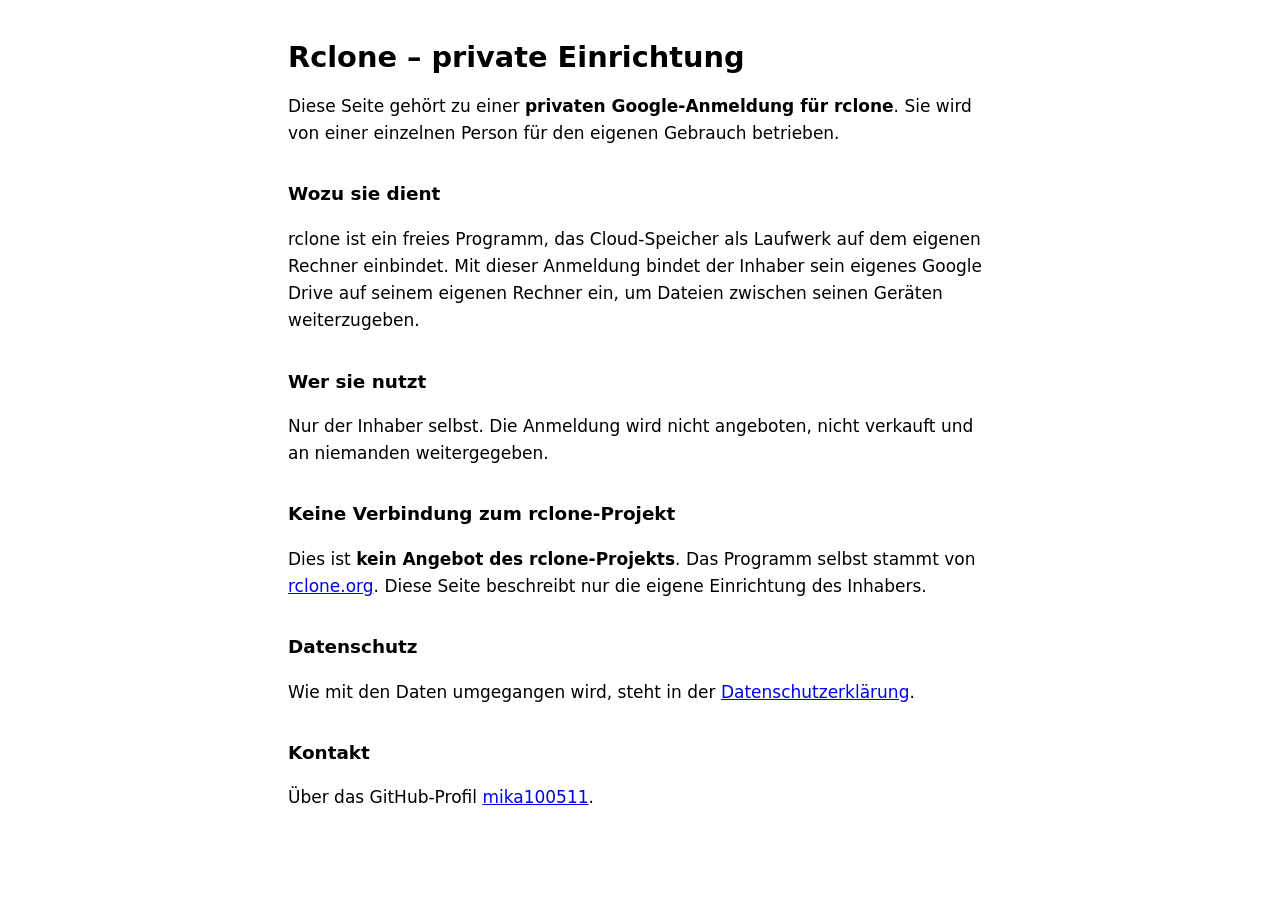
<file: index.html>
<!DOCTYPE html>
<html lang="de">
<head>
<meta charset="utf-8">
<meta name="viewport" content="width=device-width, initial-scale=1">
<title>Rclone – private Einrichtung</title>
<link rel="stylesheet" href="stil.css">
</head>
<body>
<main>
<h1>Rclone – private Einrichtung</h1>

<p>Diese Seite gehört zu einer <strong>privaten Google-Anmeldung für rclone</strong>.
Sie wird von einer einzelnen Person für den eigenen Gebrauch betrieben.</p>

<h2>Wozu sie dient</h2>
<p>rclone ist ein freies Programm, das Cloud-Speicher als Laufwerk auf dem eigenen Rechner
einbindet. Mit dieser Anmeldung bindet der Inhaber sein eigenes Google Drive auf seinem
eigenen Rechner ein, um Dateien zwischen seinen Geräten weiterzugeben.</p>

<h2>Wer sie nutzt</h2>
<p>Nur der Inhaber selbst. Die Anmeldung wird nicht angeboten, nicht verkauft und an niemanden
weitergegeben.</p>

<h2>Keine Verbindung zum rclone-Projekt</h2>
<p>Dies ist <strong>kein Angebot des rclone-Projekts</strong>. Das Programm selbst stammt von
<a href="https://rclone.org/">rclone.org</a>. Diese Seite beschreibt nur die eigene
Einrichtung des Inhabers.</p>

<h2>Datenschutz</h2>
<p>Wie mit den Daten umgegangen wird, steht in der
<a href="datenschutz.html">Datenschutzerklärung</a>.</p>

<h2>Kontakt</h2>
<p>Über das GitHub-Profil <a href="https://github.com/mika100511">mika100511</a>.</p>
</main>
</body>
</html>
</file>
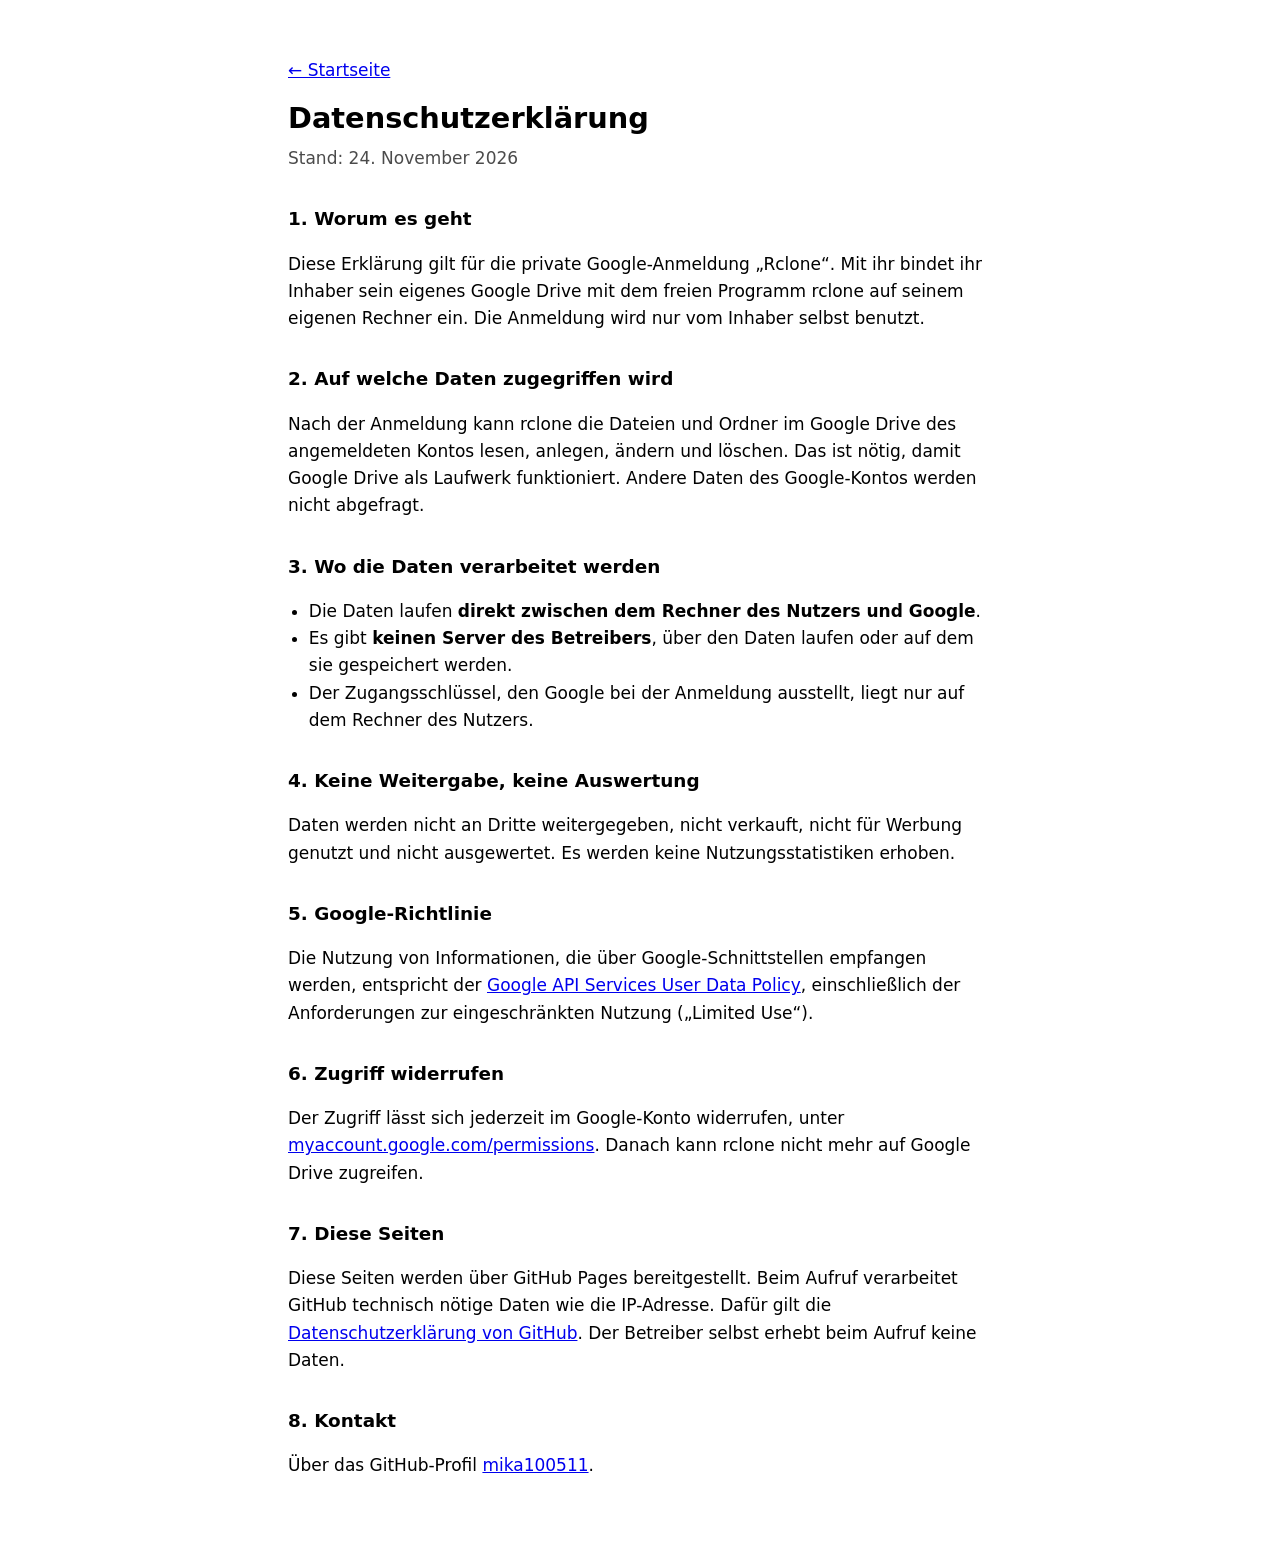
<file: datenschutz.html>
<!DOCTYPE html>
<html lang="de">
<head>
<meta charset="utf-8">
<meta name="viewport" content="width=device-width, initial-scale=1">
<title>Datenschutzerklärung – Rclone, private Einrichtung</title>
<link rel="stylesheet" href="stil.css">
</head>
<body>
<main>
<p><a href="index.html">← Startseite</a></p>
<h1>Datenschutzerklärung</h1>
<p class="stand">Stand: 24. November 2026</p>

<h2>1. Worum es geht</h2>
<p>Diese Erklärung gilt für die private Google-Anmeldung „Rclone“. Mit ihr bindet ihr Inhaber
sein eigenes Google Drive mit dem freien Programm rclone auf seinem eigenen Rechner ein. Die
Anmeldung wird nur vom Inhaber selbst benutzt.</p>

<h2>2. Auf welche Daten zugegriffen wird</h2>
<p>Nach der Anmeldung kann rclone die Dateien und Ordner im Google Drive des angemeldeten
Kontos lesen, anlegen, ändern und löschen. Das ist nötig, damit Google Drive als Laufwerk
funktioniert. Andere Daten des Google-Kontos werden nicht abgefragt.</p>

<h2>3. Wo die Daten verarbeitet werden</h2>
<ul>
<li>Die Daten laufen <strong>direkt zwischen dem Rechner des Nutzers und Google</strong>.</li>
<li>Es gibt <strong>keinen Server des Betreibers</strong>, über den Daten laufen oder auf dem sie
gespeichert werden.</li>
<li>Der Zugangsschlüssel, den Google bei der Anmeldung ausstellt, liegt nur auf dem Rechner des
Nutzers.</li>
</ul>

<h2>4. Keine Weitergabe, keine Auswertung</h2>
<p>Daten werden nicht an Dritte weitergegeben, nicht verkauft, nicht für Werbung genutzt und
nicht ausgewertet. Es werden keine Nutzungsstatistiken erhoben.</p>

<h2>5. Google-Richtlinie</h2>
<p>Die Nutzung von Informationen, die über Google-Schnittstellen empfangen werden, entspricht der
<a href="https://developers.google.com/terms/api-services-user-data-policy">Google API Services
User Data Policy</a>, einschließlich der Anforderungen zur eingeschränkten Nutzung
(„Limited Use“).</p>

<h2>6. Zugriff widerrufen</h2>
<p>Der Zugriff lässt sich jederzeit im Google-Konto widerrufen, unter
<a href="https://myaccount.google.com/permissions">myaccount.google.com/permissions</a>.
Danach kann rclone nicht mehr auf Google Drive zugreifen.</p>

<h2>7. Diese Seiten</h2>
<p>Diese Seiten werden über GitHub Pages bereitgestellt. Beim Aufruf verarbeitet GitHub technisch
nötige Daten wie die IP-Adresse. Dafür gilt die
<a href="https://docs.github.com/de/site-policy/privacy-policies/github-general-privacy-statement">Datenschutzerklärung
von GitHub</a>. Der Betreiber selbst erhebt beim Aufruf keine Daten.</p>

<h2>8. Kontakt</h2>
<p>Über das GitHub-Profil <a href="https://github.com/mika100511">mika100511</a>.</p>
</main>
</body>
</html>
</file>
<file: stil.css>
:root { color-scheme: light dark; }
body {
  margin: 0;
  font: 17px/1.6 system-ui, sans-serif;
  background: Canvas;
  color: CanvasText;
}
main { max-width: 44rem; margin: 0 auto; padding: 2.5rem 1.25rem 4rem; }
h1 { font-size: 1.8rem; line-height: 1.25; margin: 0 0 1rem; }
h2 { font-size: 1.15rem; margin: 2rem 0 0.4rem; }
.stand { opacity: 0.7; margin-top: -0.5rem; }
a { color: LinkText; }
ul { padding-left: 1.3rem; }
</file>
